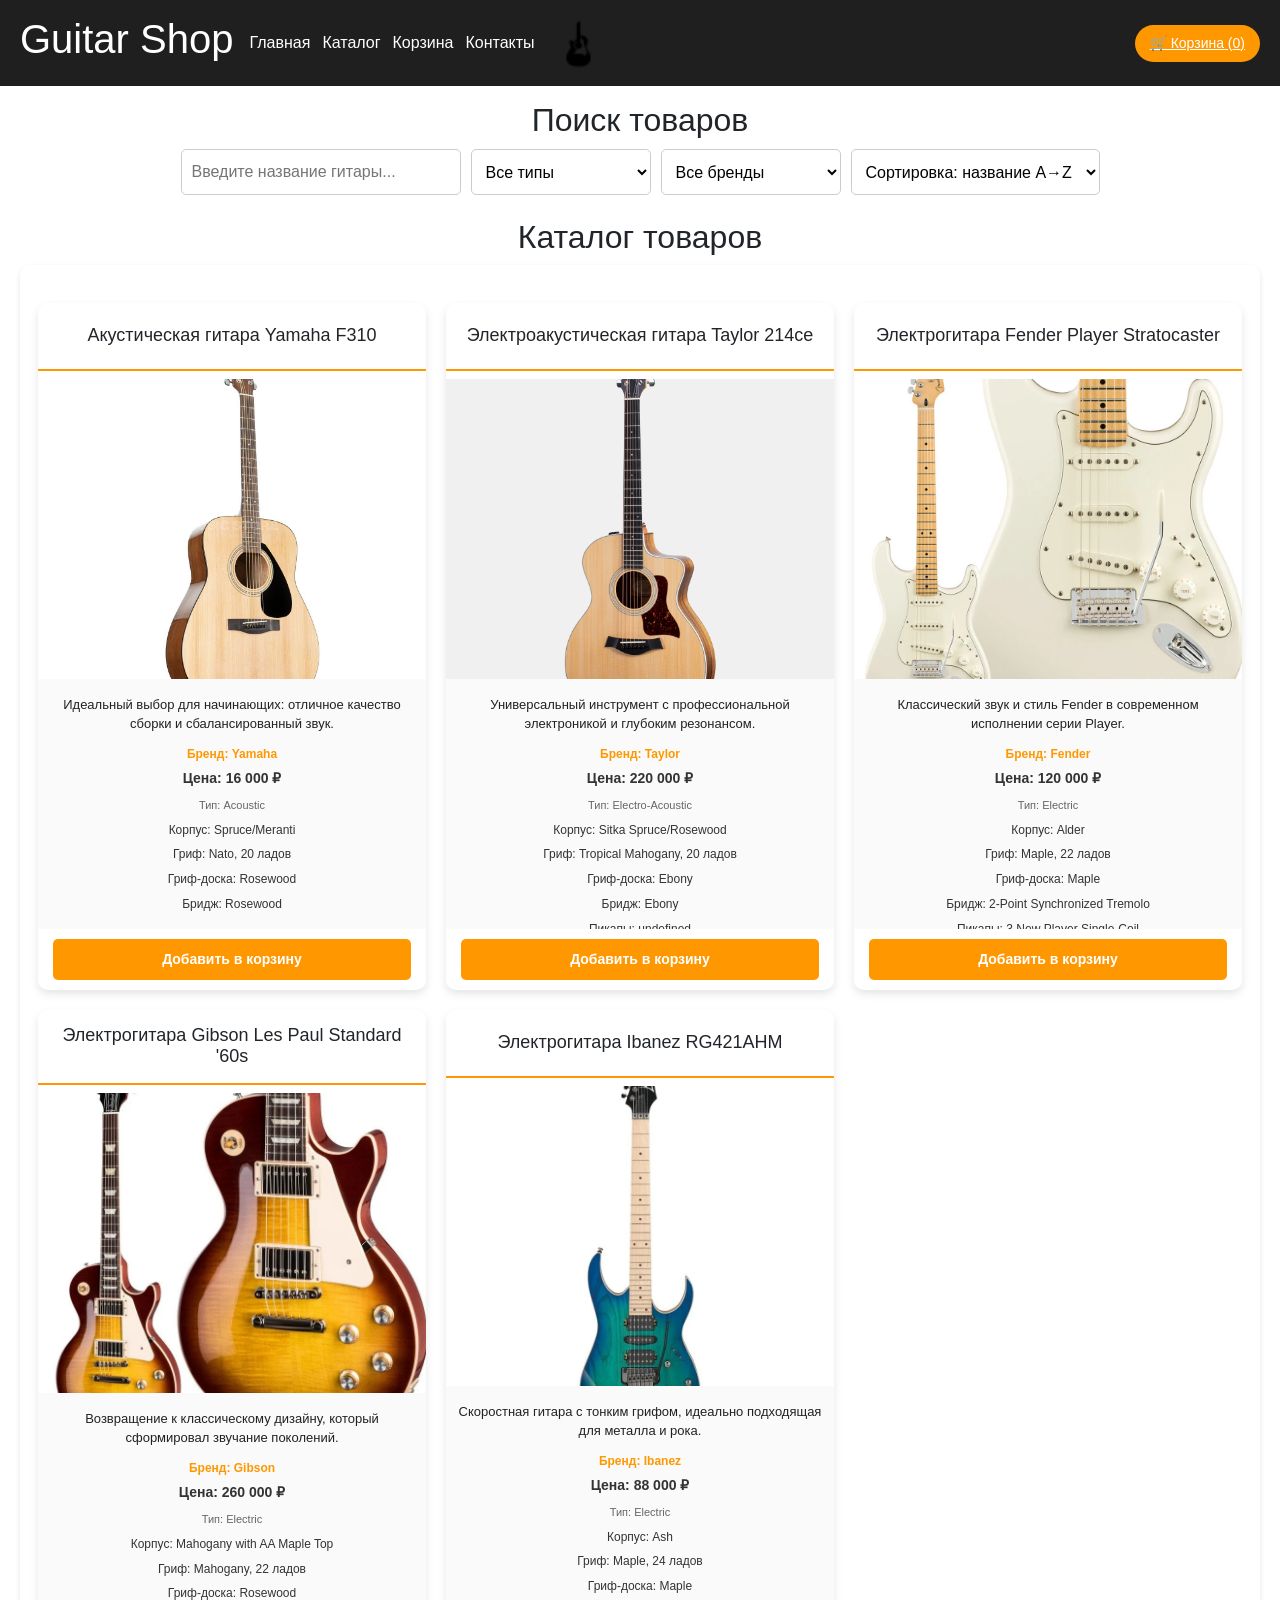
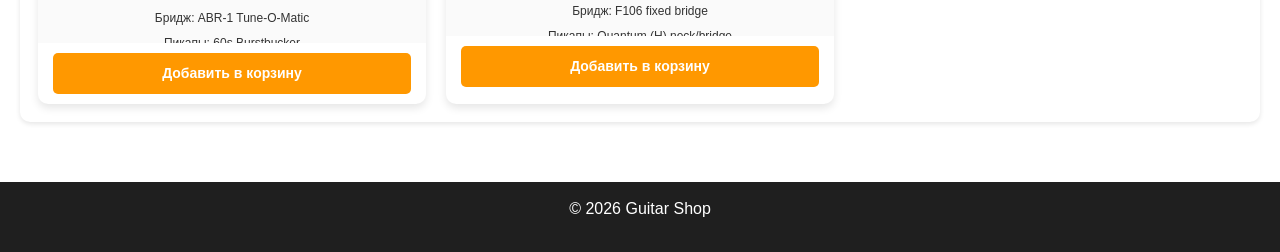
<file: online_shop/index.html>
<!DOCTYPE html>
<html lang="ru">
<head>
  <meta charset="UTF-8">
  <meta name="viewport" content="width=device-width, initial-scale=1.0">
  <title>Магазин гитар</title>
  <link rel="stylesheet" href="./styles/styles.css">
  <script src="./js/main.js" defer></script>
  <link rel="icon" href="./images/icon.png">
  <link href="https://cdn.jsdelivr.net/npm/bootstrap@5.3.8/dist/css/bootstrap.min.css" rel="stylesheet" integrity="sha384-sRIl4kxILFvY47J16cr9ZwB07vP4J8+LH7qKQnuqkuIAvNWLzeN8tE5YBujZqJLB" crossorigin="anonymous">
</head>
<body>

  <!-- Шапка -->
  <header>
    <div class="header-left">
      <h1>Guitar Shop</h1>
      <nav>
        <a href="index.html">Главная</a>
        <a href="index.html#catalog-section">Каталог</a>
        <a href="cart.html">Корзина</a>
        <a href="#contacts">Контакты</a>
      </nav>
      <img src="./images/icon.png" alt="logo" id="logo">
    </div>
    <a href="cart.html" class="cart" id="cart">
        🛒 Корзина (<span id="cart-count">0</span>)
    </a>
  </header>

  <!-- Поиск товаров -->
  <section class="search-section">
    <h2>Поиск товаров</h2>
    <div class="search-controls">
      <input id="search-input" type="text" placeholder="Введите название гитары...">
      <select id="filter-type" class="filter-control">
        <option value="all">Все типы</option>
      </select>
      <select id="filter-brand" class="filter-control">
        <option value="all">Все бренды</option>
      </select>
      <select id="sort-order" class="filter-control">
        <option value="name-asc">Сортировка: название A→Z</option>
        <option value="name-desc">Сортировка: название Z→A</option>
        <option value="price-asc">Сортировка: цена ↑</option>
        <option value="price-desc">Сортировка: цена ↓</option>
      </select>
    </div>
  </section>

  <!-- Каталог -->
  <section class="catalog" id="catalog-section">
    <h2>Каталог товаров</h2>
    <div class="catalog-placeholder">
      <div id="catalog">
      </div>
    </div>
  </section>

  <!-- Подвал -->
  <footer>
    <p>© 2026 Guitar Shop</p>
  </footer>

</body>
</html>
</file>
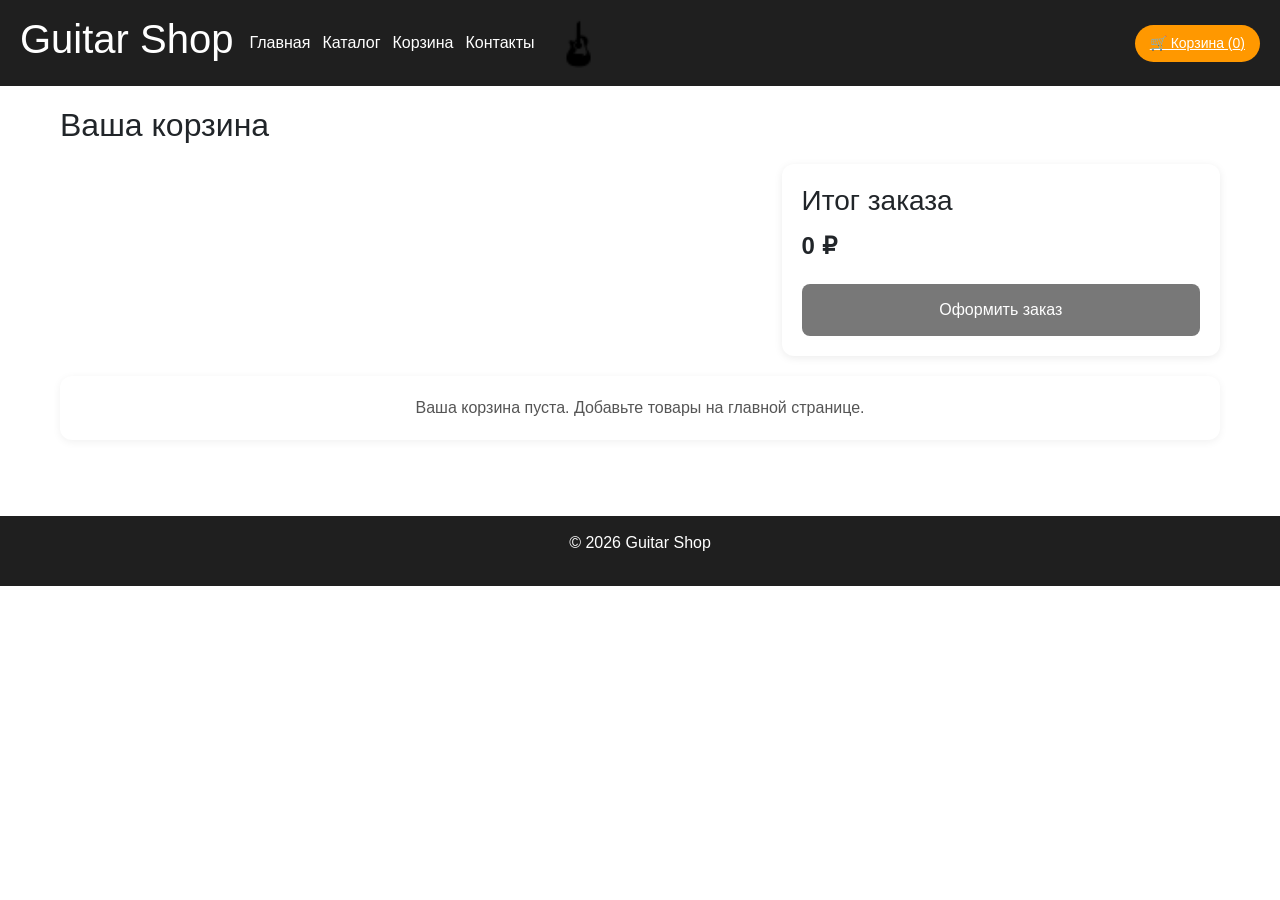
<file: online_shop/cart.html>
<!DOCTYPE html>
<html lang="ru">
<head>
  <meta charset="UTF-8">
  <meta name="viewport" content="width=device-width, initial-scale=1.0">
  <title>Корзина - Guitar Shop</title>
  <link rel="stylesheet" href="./styles/styles.css">
  <script src="./js/cart.js" defer></script>
  <link rel="icon" href="./images/icon.png">
  <link href="https://cdn.jsdelivr.net/npm/bootstrap@5.3.8/dist/css/bootstrap.min.css" rel="stylesheet" integrity="sha384-sRIl4kxILFvY47J16cr9ZwB07vP4J8+LH7qKQnuqkuIAvNWLzeN8tE5YBujZqJLB" crossorigin="anonymous">
</head>
<body>
  <header>
    <div class="header-left">
      <h1>Guitar Shop</h1>
      <nav>
        <a href="index.html">Главная</a>
        <a href="index.html#catalog">Каталог</a>
        <a href="cart.html">Корзина</a>
        <a href="#contacts">Контакты</a>
      </nav>
      <img src="./images/icon.png" alt="logo" id="logo">
    </div>
    <a href="cart.html" class="cart" id="cart">
      🛒 Корзина (<span id="cart-count">0</span>)
    </a>
  </header>

  <section class="cart-page">
    <h2>Ваша корзина</h2>

    <div class="cart-page-content">
      <div class="cart-items" id="cart-items"></div>

      <aside class="cart-summary">
        <div class="summary-block">
          <h3>Итог заказа</h3>
          <p id="total-sum">0 ₽</p>
        </div>
        <button id="checkout-btn" class="checkout-btn" type="button">Оформить заказ</button>
      </aside>
    </div>

    <p class="cart-empty" id="empty-cart-message">Ваша корзина пуста. Добавьте товары на главной странице.</p>
  </section>

  <footer>
    <p>© 2026 Guitar Shop</p>
  </footer>
</body>
</html>
</file>
<file: online_shop/styles/styles.css>
* {
  margin: 0;
  padding: 0;
  box-sizing: border-box;
  font-family: Arial, sans-serif;
}

body {
  background-color: #f4f4f4;
}

header {
  background-color: #1f1f1f;
  color: white;
  padding: 15px 20px;
  display: flex;
  justify-content: space-between;
  align-items: center;
}

.header-left {
  display: flex;
  align-items: center;
  gap: 16px;
}

h1 {
  margin: 0;
  font-size: 24px;
}

nav {
  display: flex;
  gap: 12px;
  align-items: center;
}

nav a {
  color: white;
  text-decoration: none;
}

#logo {
  height: 55px;
}

.cart {
  margin-left: auto;
}

.search-section {
  text-align: center;
  padding: 15px 20px 8px;
}

.search-section input {
  width: 280px;
  padding: 10px;
  border: 1px solid #ccc;
  border-radius: 5px;
}

.search-controls {
  display: flex;
  flex-wrap: wrap;
  justify-content: center;
  gap: 10px;
  margin-top: 10px;
}

.filter-control {
  padding: 10px;
  border: 1px solid #ccc;
  border-radius: 5px;
  min-width: 180px;
  background: white;
}

.catalog-empty {
  padding: 30px 0;
  color: #666;
  font-size: 16px;
}

.catalog {
  padding: 15px 20px 20px;
  text-align: center;
}

.catalog-placeholder {
  margin-top: 8px;
  padding: 18px;
  background: white;
  border-radius: 10px;
  box-shadow: 0 2px 5px rgba(0,0,0,0.1);
}

#catalog {
  display: grid;
  grid-template-columns: repeat(auto-fill, minmax(300px, 1fr));
  gap: 20px;
  margin-top: 10px;
}

.cart {
  background: #ff9800;
  padding: 8px 15px;
  border-radius: 20px;
  cursor: pointer;
  font-size: 14px;
  color: white;
  transition: 0.3s;
}

.cart:hover {
  background: #e68900;
}

footer {
  margin-top: 40px;
  background-color: #1f1f1f;
  color: white;
  text-align: center;
  padding: 15px;
}

#catalog {
  display: grid;
  grid-template-columns: repeat(auto-fill, minmax(300px, 1fr));
  gap: 20px;
  margin-top: 20px;
}

.guitar-card {
  background: white;
  border-radius: 10px;
  overflow: hidden;
  box-shadow: 0 4px 8px rgba(0,0,0,0.1);
  transition: transform 0.3s;
  display: flex;
  flex-direction: column;
  height: 100%;
}

.guitar-card:hover {
  transform: translateY(-5px);
  box-shadow: 0 6px 12px rgba(0,0,0,0.15);
}

.guitar-card h4 {
  padding: 15px;
  font-size: 18px;
  text-align: center;
  border-bottom: 2px solid #ff9800;
  min-height: 68px;
  display: flex;
  align-items: center;
  justify-content: center;
}

.slider-wrapper {
  position: relative;
  width: 100%;
  height: 300px;
  background: #f0f0f0;
  overflow: hidden;
}

.slider-wrapper .slide {
  position: absolute;
  width: 100%;
  height: 100%;
  object-fit: cover;
  opacity: 0;
  transition: opacity 0.5s;
  display: none;
}

.slider-wrapper .slide.visible {
  opacity: 1;
  display: block;
}

.slider-wrapper .arrow {
  position: absolute;
  top: 50%;
  transform: translateY(-50%);
  width: 40px;
  height: 40px;
  cursor: pointer;
  background: rgba(255,255,255,0.7);
  border-radius: 50%;
  padding: 5px;
  transition: background 0.3s;
  z-index: 10;
}

.slider-wrapper .arrow:hover {
  background: rgba(255,255,255,0.9);
}

.slider-wrapper .arrow.forward {
  left: 10px;
}

.slider-wrapper .arrow.back {
  right: 10px;
}

.card-description {
  padding: 12px;
  color: #333;
  flex-grow: 1;
  display: flex;
  flex-direction: column;
  background: #fafafa;
  overflow-y: auto;
  max-height: 250px;
}

.card-description p {
  margin: 4px 0;
  font-size: 12px;
  line-height: 1.4;
}

.card-description p:first-child {
  font-size: 13px;
  color: #222;
  font-weight: 500;
  margin-bottom: 8px;
  line-height: 1.5;
}

.card-description .brand {
  font-weight: bold;
  color: #ff9800;
  font-size: 12px;
  margin-top: 4px;
  margin-bottom: 2px;
}

.card-description .price {
  color: #333;
  font-size: 14px;
  font-weight: 700;
  margin-bottom: 6px;
}

.card-description .type {
  color: #666;
  font-size: 11px;
  margin-bottom: 4px;
}

.cart-page {
  padding: 20px;
  max-width: 1200px;
  margin: 0 auto;
}

.cart-page-content {
  display: grid;
  grid-template-columns: 1.6fr 1fr;
  gap: 20px;
  align-items: start;
  margin-top: 20px;
}

.cart-items {
  display: flex;
  flex-direction: column;
  gap: 15px;
}

.cart-item {
  display: flex;
  gap: 15px;
  background: white;
  border-radius: 12px;
  padding: 15px;
  box-shadow: 0 2px 8px rgba(0,0,0,0.08);
  align-items: center;
}

.cart-item-image {
  width: 140px;
  height: 110px;
  border-radius: 10px;
  overflow: hidden;
  flex-shrink: 0;
}

.cart-item-image img {
  width: 100%;
  height: 100%;
  object-fit: cover;
}

.cart-item-details {
  flex: 1;
}

.cart-item-details h4 {
  margin-bottom: 8px;
  font-size: 17px;
}

.cart-item-meta {
  color: #555;
  font-size: 13px;
  margin-bottom: 10px;
}

.cart-item-actions {
  display: flex;
  flex-direction: column;
  gap: 8px;
  min-width: 180px;
}

.item-qty-controls {
  display: flex;
  align-items: center;
  gap: 10px;
}

.item-subtotal {
  font-weight: 700;
  color: #222;
}

.cart-summary {
  background: white;
  border-radius: 12px;
  padding: 20px;
  box-shadow: 0 2px 8px rgba(0,0,0,0.08);
  display: flex;
  flex-direction: column;
  gap: 20px;
}

.summary-block {
  display: flex;
  flex-direction: column;
  gap: 10px;
}

.summary-block h3 {
  margin: 0;
}

.summary-block p {
  margin: 0;
  font-size: 24px;
  font-weight: 700;
}

.checkout-btn {
  background-color: #1f1f1f;
  color: white;
  border: none;
  border-radius: 8px;
  padding: 14px 20px;
  cursor: pointer;
  font-size: 16px;
}

.checkout-btn:hover {
  background-color: #333;
}

.cart-empty {
  margin-top: 20px;
  padding: 20px;
  text-align: center;
  color: #555;
  background: white;
  border-radius: 12px;
  box-shadow: 0 2px 8px rgba(0,0,0,0.06);
}

@media (max-width: 900px) {
  .cart-page-content {
    grid-template-columns: 1fr;
  }
}

.card-buttons {
  padding: 10px 15px;
  text-align: center;
}

.add-to-cart-btn,
.remove-from-cart-btn {
  background-color: #ff9800;
  color: white;
  border: none;
  padding: 10px 20px;
  border-radius: 5px;
  cursor: pointer;
  font-size: 14px;
  font-weight: bold;
  width: 100%;
  transition: background-color 0.3s;
}

.add-to-cart-btn:hover,
.remove-from-cart-btn:hover {
  background-color: #e68900;
}

.order-block {
  display: flex;
  flex-direction: column;
  justify-content: center;
  align-items: center;
  gap: 10px;
  padding: 10px 15px;
}

.qty-controls {
  display: flex;
  justify-content: center;
  align-items: center;
  gap: 10px;
}

.card-count {
  margin: 0 0 10px;
  font-size: 14px;
  color: #333;
}

.qty-btn {
  width: 35px;
  height: 35px;
  border: none;
  border-radius: 50%;
  background-color: #ff9800;
  color: white;
  cursor: pointer;
  font-size: 18px;
  line-height: 1;
  display: inline-flex;
  align-items: center;
  justify-content: center;
}

.qty-btn:hover {
  background-color: #e68900;
}

.qty-value {
  min-width: 24px;
  font-weight: bold;
  text-align: center;
  font-size: 16px;
}

.added-badge {
  display: none;
  margin: 10px auto 0;
  padding: 6px 12px;
  border-radius: 20px;
  background-color: #ff9800;
  color: white;
  font-size: 13px;
  font-weight: 700;
  text-align: center;
}

.card-count {
  text-align: center;
  font-size: 14px;
  color: #333;
  margin-top: 10px;
  font-weight: 600;
}
</file>
